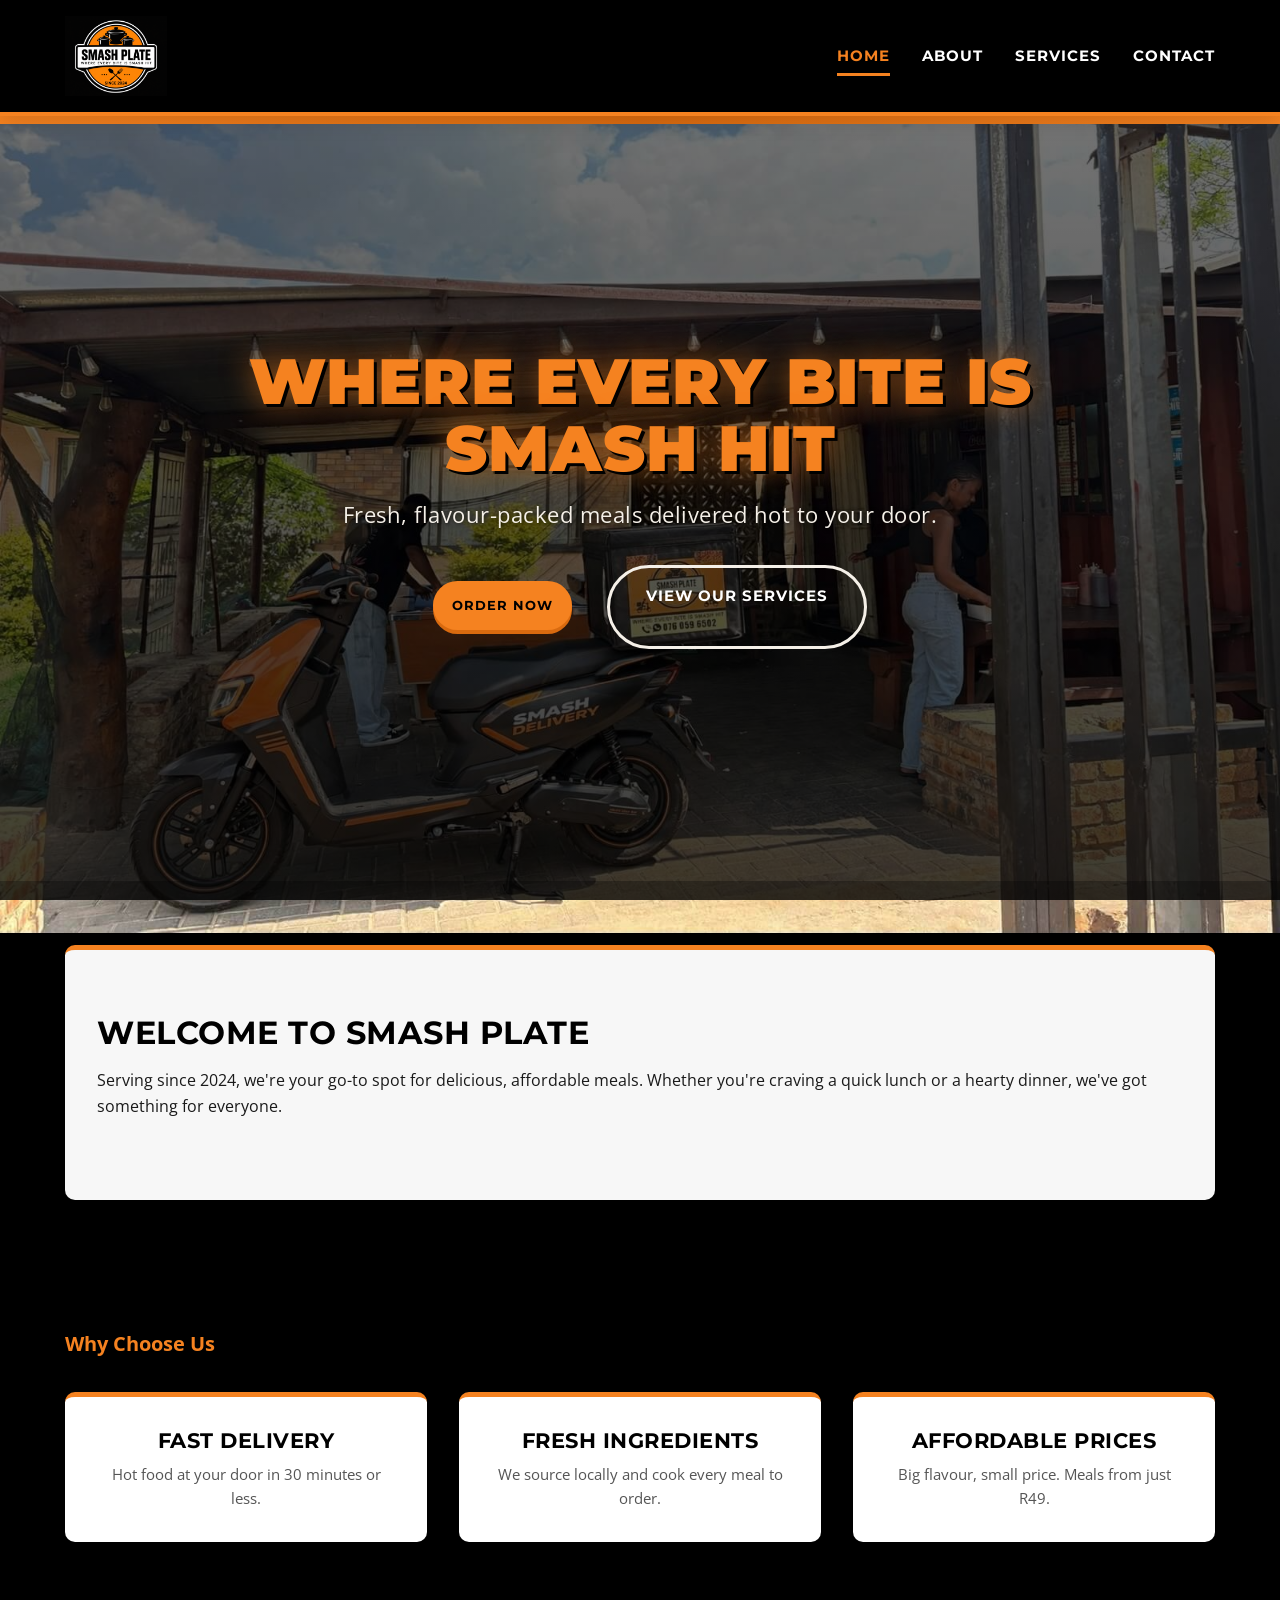
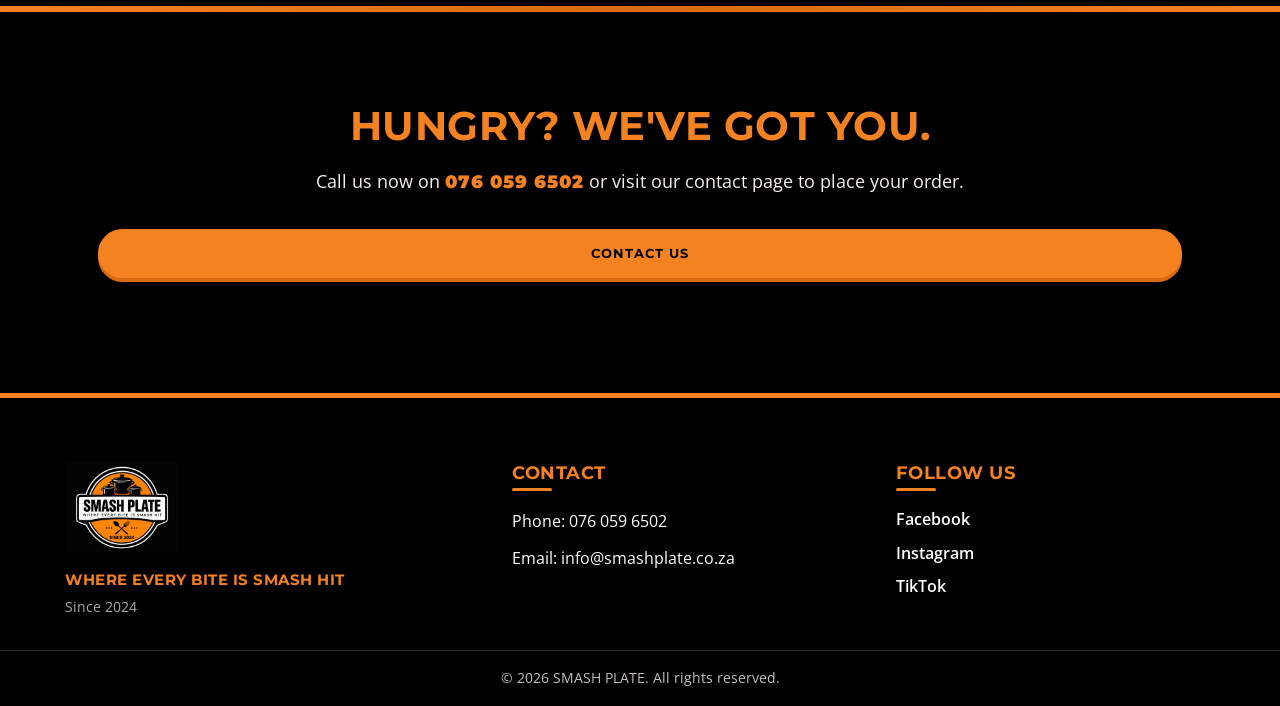
<file: index.html>
<!DOCTYPE html>
<html lang="en">
<head>
    <meta charset="UTF-8">
    <meta name="viewport" content="width=device-width, initial-scale=1.0">
    <meta name="description" content="SMASH PLATE — Where Every Bite Is Smash Hit. Fresh, delicious meals delivered to your door. Call 076 059 6502.">
    <meta name="keywords" content="Smash Plate, food delivery, takeaway, South Africa, fast food">
    <meta name="author" content="Smash Plate Team">
    <title>Home | SMASH PLATE</title>
    <link rel="icon" type="image/x-icon" href="images/favicon.ico">
    <link rel="preconnect" href="https://fonts.googleapis.com">
    <link rel="preconnect" href="https://fonts.gstatic.com" crossorigin>
    <link href="https://fonts.googleapis.com/css2?family=Montserrat:wght@600;700;900&family=Open+Sans:wght@400;600&display=swap" rel="stylesheet">
    <link rel="stylesheet" href="css/style.css">
</head>
<body>

    <header class="site-header">
        <div class="container header-container">
            <a href="index.html" class="logo-link" aria-label="SMASH PLATE — Go to homepage">
                <img src="images/Logo.jpeg" alt="SMASH PLATE Logo" class="logo">
            </a>
            <button class="nav-toggle" id="navToggle" aria-label="Toggle navigation" aria-expanded="false">
                <span class="hamburger"></span>
            </button>
            <nav class="main-nav" id="mainNav" aria-label="Main navigation">
                <ul class="nav-list">
                    <li><a href="index.html" class="nav-link active">Home</a></li>
                    <li><a href="about.html" class="nav-link">About</a></li>
                    <li><a href="services.html" class="nav-link">Services</a></li>
                    <li><a href="contact.html" class="nav-link">Contact</a></li>
                </ul>
            </nav>
        </div>
    </header>

    <main>

        <section class="hero">
            <div class="container hero-content">
                <h1>Where Every Bite Is Smash Hit</h1>
                <p class="hero-subtitle">Fresh, flavour-packed meals delivered hot to your door.</p>
                <div class="hero-buttons">
                    <a href="contact.html" class="btn btn-primary">Order Now</a>
                    <a href="services.html" class="btn btn-outline">View Our Services</a>
                </div>
            </div>
        </section>

        <section class="content-section">
            <div class="container">
                <div class="section-panel">
                    <h2>Welcome to SMASH PLATE</h2>
                    <p>Serving since 2024, we're your go-to spot for delicious, affordable meals. Whether you're craving a quick lunch or a hearty dinner, we've got something for everyone.</p>
                </div>
            </div>
        </section>

        <section class="content-section alt-bg">
            <div class="container">
                <h5>Why Choose Us</h5>
                <div class="card-grid">
                    <article class="card">
                        <h3>Fast Delivery</h3>
                        <p>Hot food at your door in 30 minutes or less.</p>
                    </article>
                    <article class="card">
                        <h3>Fresh Ingredients</h3>
                        <p>We source locally and cook every meal to order.</p>
                    </article>
                    <article class="card">
                        <h3>Affordable Prices</h3>
                        <p>Big flavour, small price. Meals from just R49.</p>
                    </article>
                </div>
            </div>
        </section>

        <section class="cta-section">
            <div class="container">
                <h2>Hungry? We've Got You.</h2>
                <p>Call us now on <strong>076 059 6502</strong> or visit our contact page to place your order.</p>
                <a href="contact.html" class="btn btn-primary">Contact Us</a>
            </div>
        </section>

    </main>

    <footer class="site-footer">
        <div class="container footer-container">
            <div class="footer-col">
                <img src="images/Logo.jpeg" alt="SMASH PLATE Logo" class="footer-logo">
                <p class="footer-tagline">Where Every Bite Is Smash Hit</p>
                <p class="footer-since">Since 2024</p>
            </div>
            <div class="footer-col">
                <h3>Contact</h3>
                <address>
                    <p>Phone: <a href="tel:+27760596502">076 059 6502</a></p>
                    <p>Email: <a href="mailto:info@smashplate.co.za">info@smashplate.co.za</a></p>
                </address>
            </div>
            <div class="footer-col">
                <h3>Follow Us</h3>
                <ul class="social-links">
                    <li><a href="https://facebook.com" target="_blank" rel="noopener">Facebook</a></li>
                    <li><a href="https://instagram.com" target="_blank" rel="noopener">Instagram</a></li>
                    <li><a href="https://tiktok.com" target="_blank" rel="noopener">TikTok</a></li>
                </ul>
            </div>
        </div>
        <div class="footer-bottom">
            <div class="container">
                <p>&copy; <span id="year"></span> SMASH PLATE. All rights reserved.</p>
            </div>
        </div>
    </footer>

    <script src="js/main.js"></script>
</body>
</html>
</file>
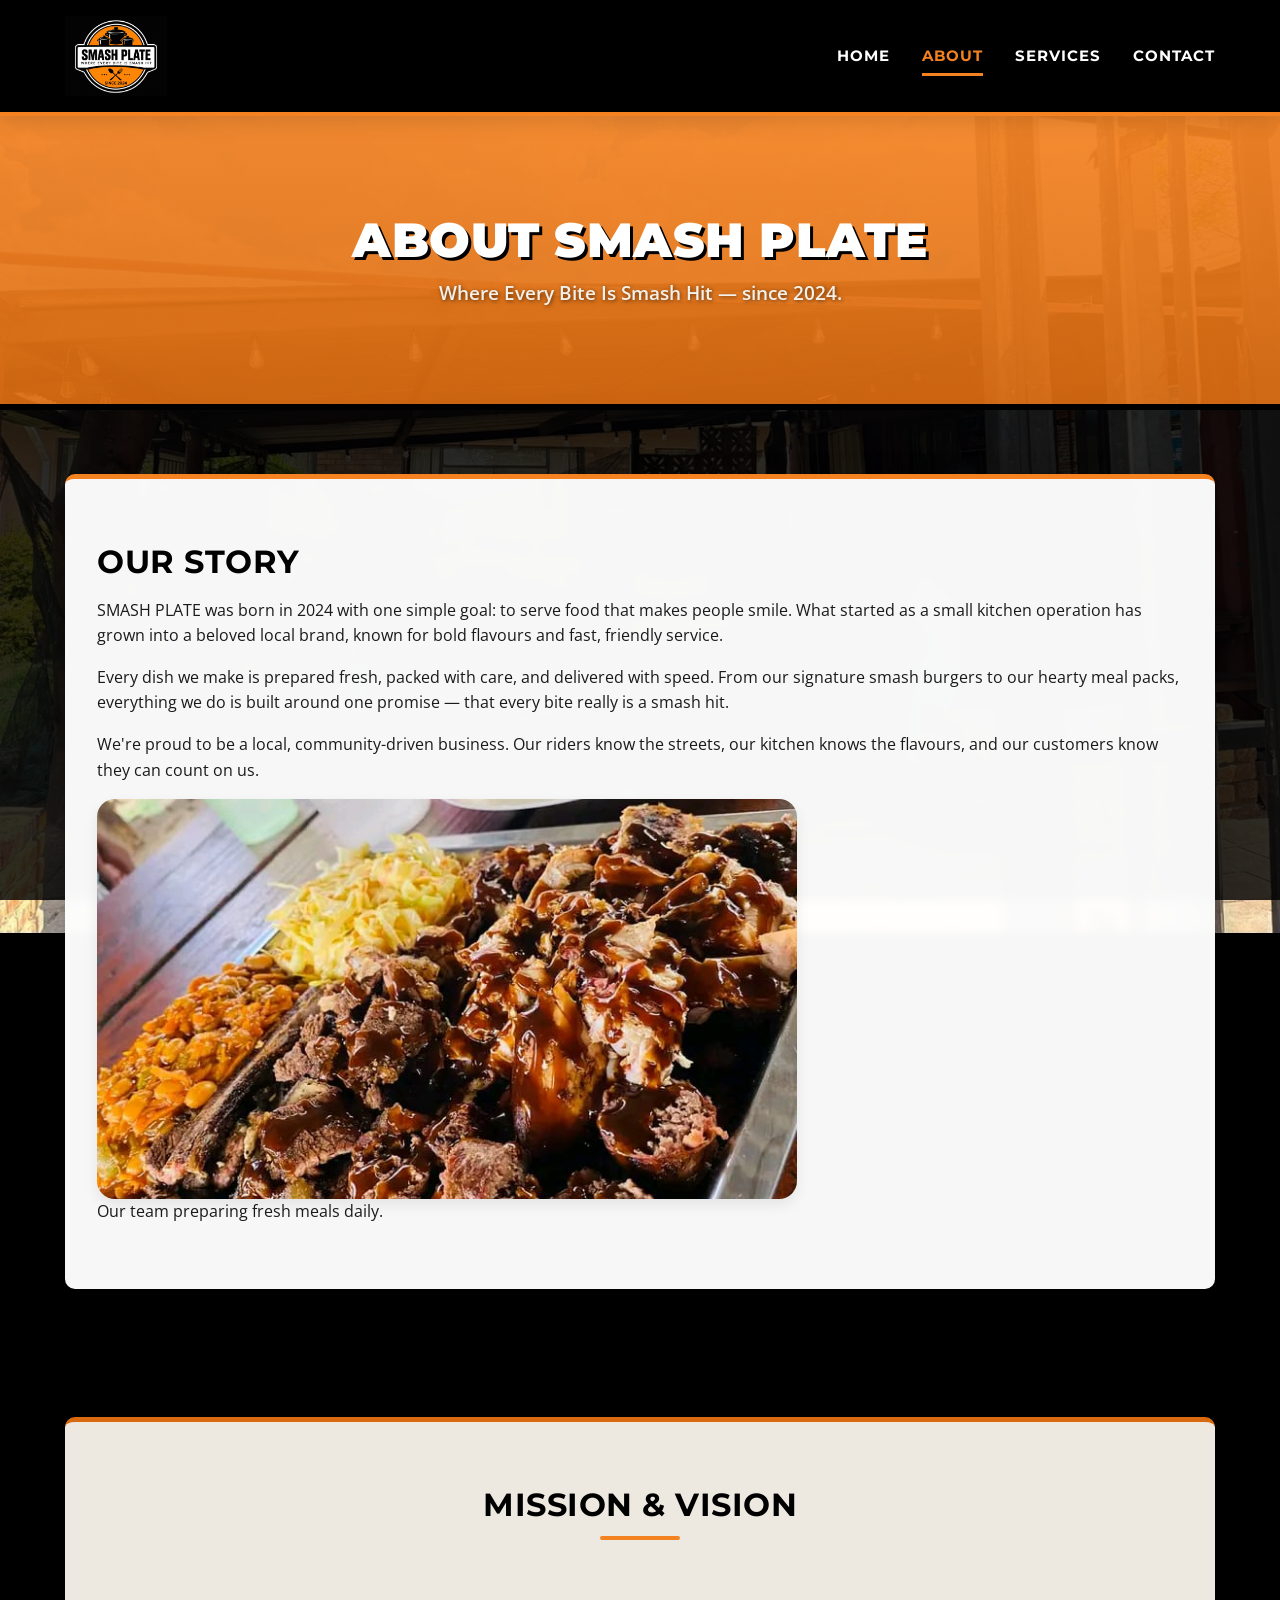
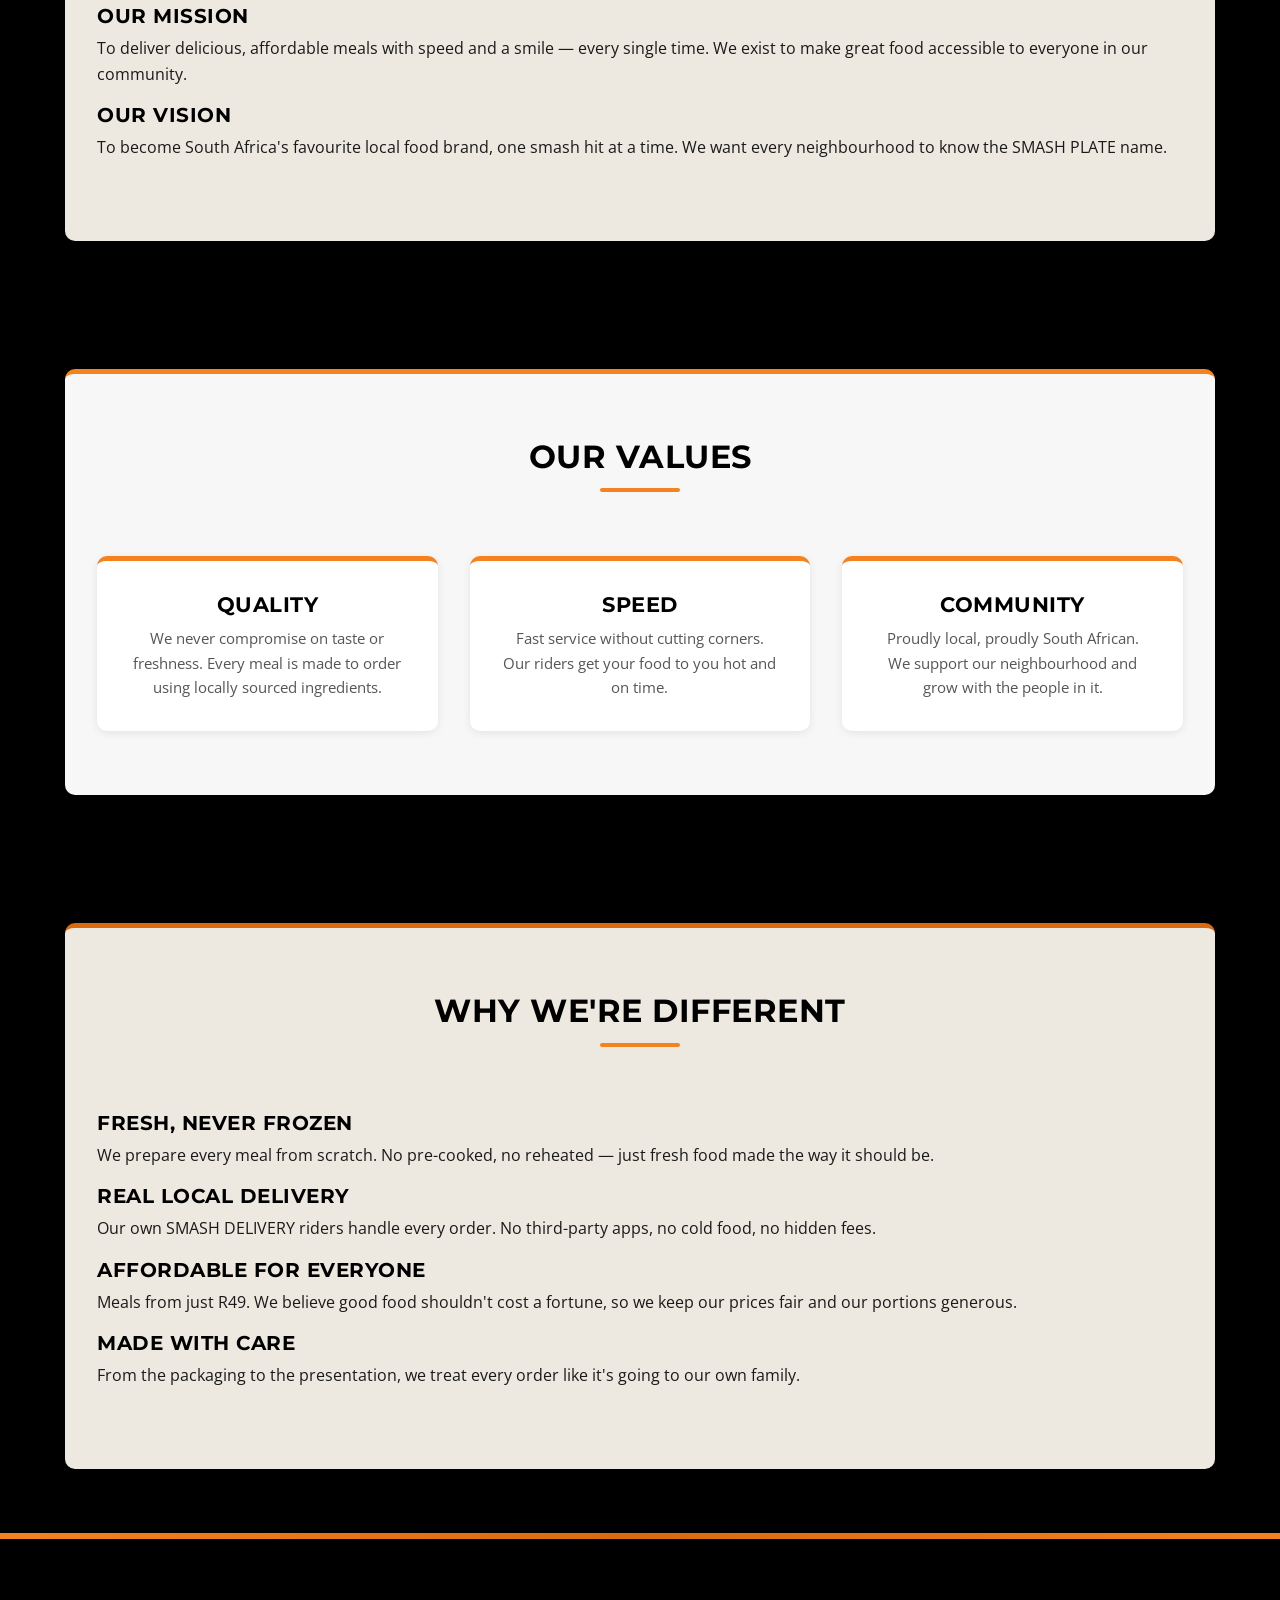
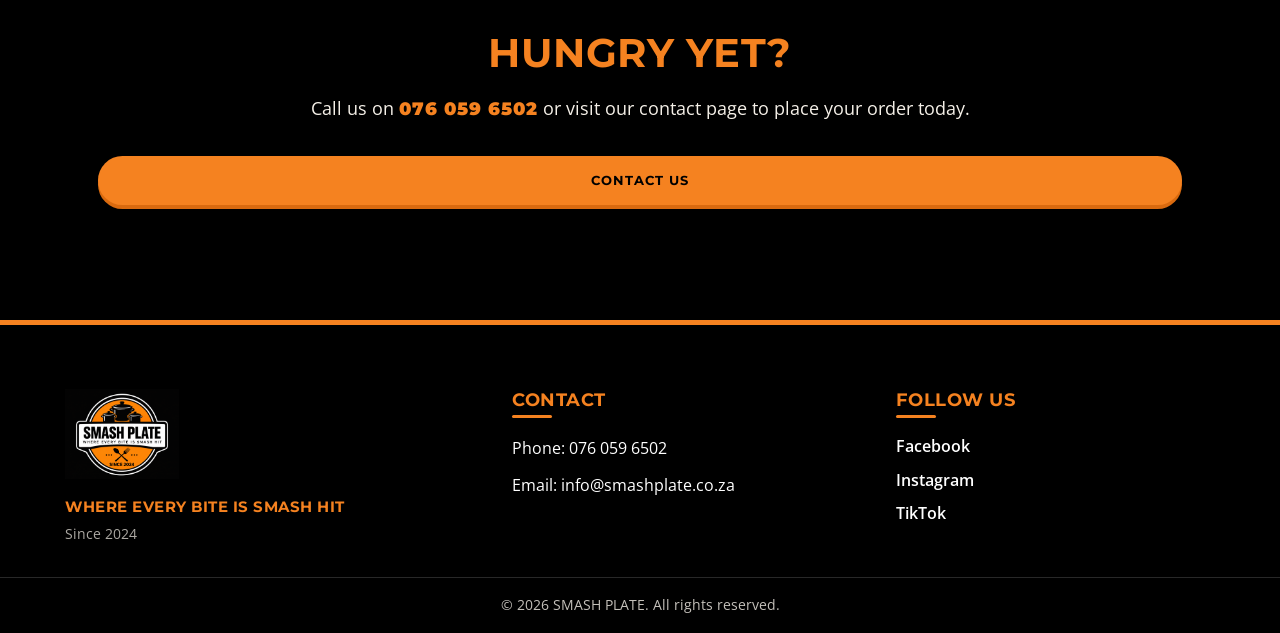
<file: about.html>
<!DOCTYPE html>
<html lang="en">
<head>
    <meta charset="UTF-8">
    <meta name="viewport" content="width=device-width, initial-scale=1.0">
    <meta name="description" content="Learn more about SMASH PLATE — our story, mission, vision, and values. Where Every Bite Is Smash Hit. Since 2024.">
    <meta name="keywords" content="Smash Plate, about us, food delivery, South Africa, our story">
    <meta name="author" content="Smash Plate Team">
    <title>About Us | SMASH PLATE</title>

    <link rel="icon" type="image/x-icon" href="images/favicon.ico">

    <!-- Google Fonts -->
    <link rel="preconnect" href="https://fonts.googleapis.com">
    <link rel="preconnect" href="https://fonts.gstatic.com" crossorigin>
    <link href="https://fonts.googleapis.com/css2?family=Montserrat:wght@600;700;900&family=Open+Sans:wght@400;600&display=swap" rel="stylesheet">

    <!-- Main Stylesheet -->
    <link rel="stylesheet" href="css/style.css">
</head>
<body>

    <!-- ==================== HEADER ==================== -->
    <header class="site-header">
        <div class="container header-container">

            <a href="index.html" class="logo-link" aria-label="SMASH PLATE — Go to homepage">
                <img src="images/Logo.jpeg" alt="SMASH PLATE Logo" class="logo">
            </a>

            <button class="nav-toggle" id="navToggle" aria-label="Toggle navigation" aria-expanded="false">
                <span class="hamburger"></span>
            </button>

            <nav class="main-nav" id="mainNav" aria-label="Main navigation">
                <ul class="nav-list">
                    <li><a href="index.html" class="nav-link">Home</a></li>
                    <li><a href="about.html" class="nav-link active">About</a></li>
                    <li><a href="services.html" class="nav-link">Services</a></li>
                    <li><a href="contact.html" class="nav-link">Contact</a></li>
                </ul>
            </nav>

        </div>
    </header>

    <!-- ==================== MAIN ==================== -->
    <main>

        <!-- ===== PAGE HEADER BANNER ===== -->
        <section class="page-header">
            <div class="container">
                <h1>About SMASH PLATE</h1>
                <p>Where Every Bite Is Smash Hit — since 2024.</p>
            </div>
        </section>

        <!-- ===== OUR STORY ===== -->
        <section class="content-section">
            <div class="container">
                <div class="section-panel">
                    <div class="about-grid">

                        <article class="about-text">
                            <h2>Our Story</h2>
                            <p>SMASH PLATE was born in 2024 with one simple goal: to serve food that makes people smile. What started as a small kitchen operation has grown into a beloved local brand, known for bold flavours and fast, friendly service.</p>
                            <p>Every dish we make is prepared fresh, packed with care, and delivered with speed. From our signature smash burgers to our hearty meal packs, everything we do is built around one promise — that every bite really is a smash hit.</p>
                            <p>We're proud to be a local, community-driven business. Our riders know the streets, our kitchen knows the flavours, and our customers know they can count on us.</p>
                        </article>

                        <figure class="about-figure">
                            <img src="images/grilled_meat_combo.jpeg" alt="SMASH PLATE kitchen team preparing fresh meals">
                            <figcaption>Our team preparing fresh meals daily.</figcaption>
                        </figure>

                    </div>
                </div>
            </div>
        </section>

        <!-- ===== MISSION & VISION ===== -->
        <section class="content-section alt-bg">
            <div class="container">
                <div class="section-panel">
                    <h2 class="section-title">Mission &amp; Vision</h2>

                    <div class="mission-vision-grid">

                        <article class="mv-card">
                            <h3>Our Mission</h3>
                            <p>To deliver delicious, affordable meals with speed and a smile — every single time. We exist to make great food accessible to everyone in our community.</p>
                        </article>

                        <article class="mv-card">
                            <h3>Our Vision</h3>
                            <p>To become South Africa's favourite local food brand, one smash hit at a time. We want every neighbourhood to know the SMASH PLATE name.</p>
                        </article>

                    </div>
                </div>
            </div>
        </section>

        <!-- ===== OUR VALUES ===== -->
        <section class="content-section">
            <div class="container">
                <div class="section-panel">
                    <h2 class="section-title">Our Values</h2>

                    <div class="card-grid">

                        <article class="card">
                            <h3>Quality</h3>
                            <p>We never compromise on taste or freshness. Every meal is made to order using locally sourced ingredients.</p>
                        </article>

                        <article class="card">
                            <h3>Speed</h3>
                            <p>Fast service without cutting corners. Our riders get your food to you hot and on time.</p>
                        </article>

                        <article class="card">
                            <h3>Community</h3>
                            <p>Proudly local, proudly South African. We support our neighbourhood and grow with the people in it.</p>
                        </article>

                    </div>
                </div>
            </div>
        </section>

        <!-- ===== WHY WE'RE DIFFERENT ===== -->
        <section class="content-section alt-bg">
            <div class="container">
                <div class="section-panel">
                    <h2 class="section-title">Why We're Different</h2>

                    <div class="about-list">

                        <div class="about-list-item">
                            <h3>Fresh, Never Frozen</h3>
                            <p>We prepare every meal from scratch. No pre-cooked, no reheated — just fresh food made the way it should be.</p>
                        </div>

                        <div class="about-list-item">
                            <h3>Real Local Delivery</h3>
                            <p>Our own SMASH DELIVERY riders handle every order. No third-party apps, no cold food, no hidden fees.</p>
                        </div>

                        <div class="about-list-item">
                            <h3>Affordable for Everyone</h3>
                            <p>Meals from just R49. We believe good food shouldn't cost a fortune, so we keep our prices fair and our portions generous.</p>
                        </div>

                        <div class="about-list-item">
                            <h3>Made with Care</h3>
                            <p>From the packaging to the presentation, we treat every order like it's going to our own family.</p>
                        </div>

                    </div>
                </div>
            </div>
        </section>

        <!-- ===== CTA SECTION ===== -->
        <section class="cta-section">
            <div class="container">
                <h2>Hungry Yet?</h2>
                <p>Call us on <strong>076 059 6502</strong> or visit our contact page to place your order today.</p>
                <a href="contact.html" class="btn btn-primary">Contact Us</a>
            </div>
        </section>

    </main>

    <!-- ==================== FOOTER ==================== -->
    <footer class="site-footer">
        <div class="container footer-container">

            <div class="footer-col">
                <img src="images/Logo.jpeg" alt="SMASH PLATE Logo" class="footer-logo">
                <p class="footer-tagline">Where Every Bite Is Smash Hit</p>
                <p class="footer-since">Since 2024</p>
            </div>

            <div class="footer-col">
                <h3>Contact</h3>
                <address>
                    <p>Phone: <a href="tel:+27760596502">076 059 6502</a></p>
                    <p>Email: <a href="mailto:info@smashplate.co.za">info@smashplate.co.za</a></p>
                </address>
            </div>

            <div class="footer-col">
                <h3>Follow Us</h3>
                <ul class="social-links">
                    <li><a href="https://facebook.com" target="_blank" rel="noopener">Facebook</a></li>
                    <li><a href="https://instagram.com" target="_blank" rel="noopener">Instagram</a></li>
                    <li><a href="https://tiktok.com" target="_blank" rel="noopener">TikTok</a></li>
                </ul>
            </div>

        </div>

        <div class="footer-bottom">
            <div class="container">
                <p>&copy; <span id="year"></span> SMASH PLATE. All rights reserved.</p>
            </div>
        </div>
    </footer>

    <script src="js/main.js"></script>

</body>
</html>
</file>
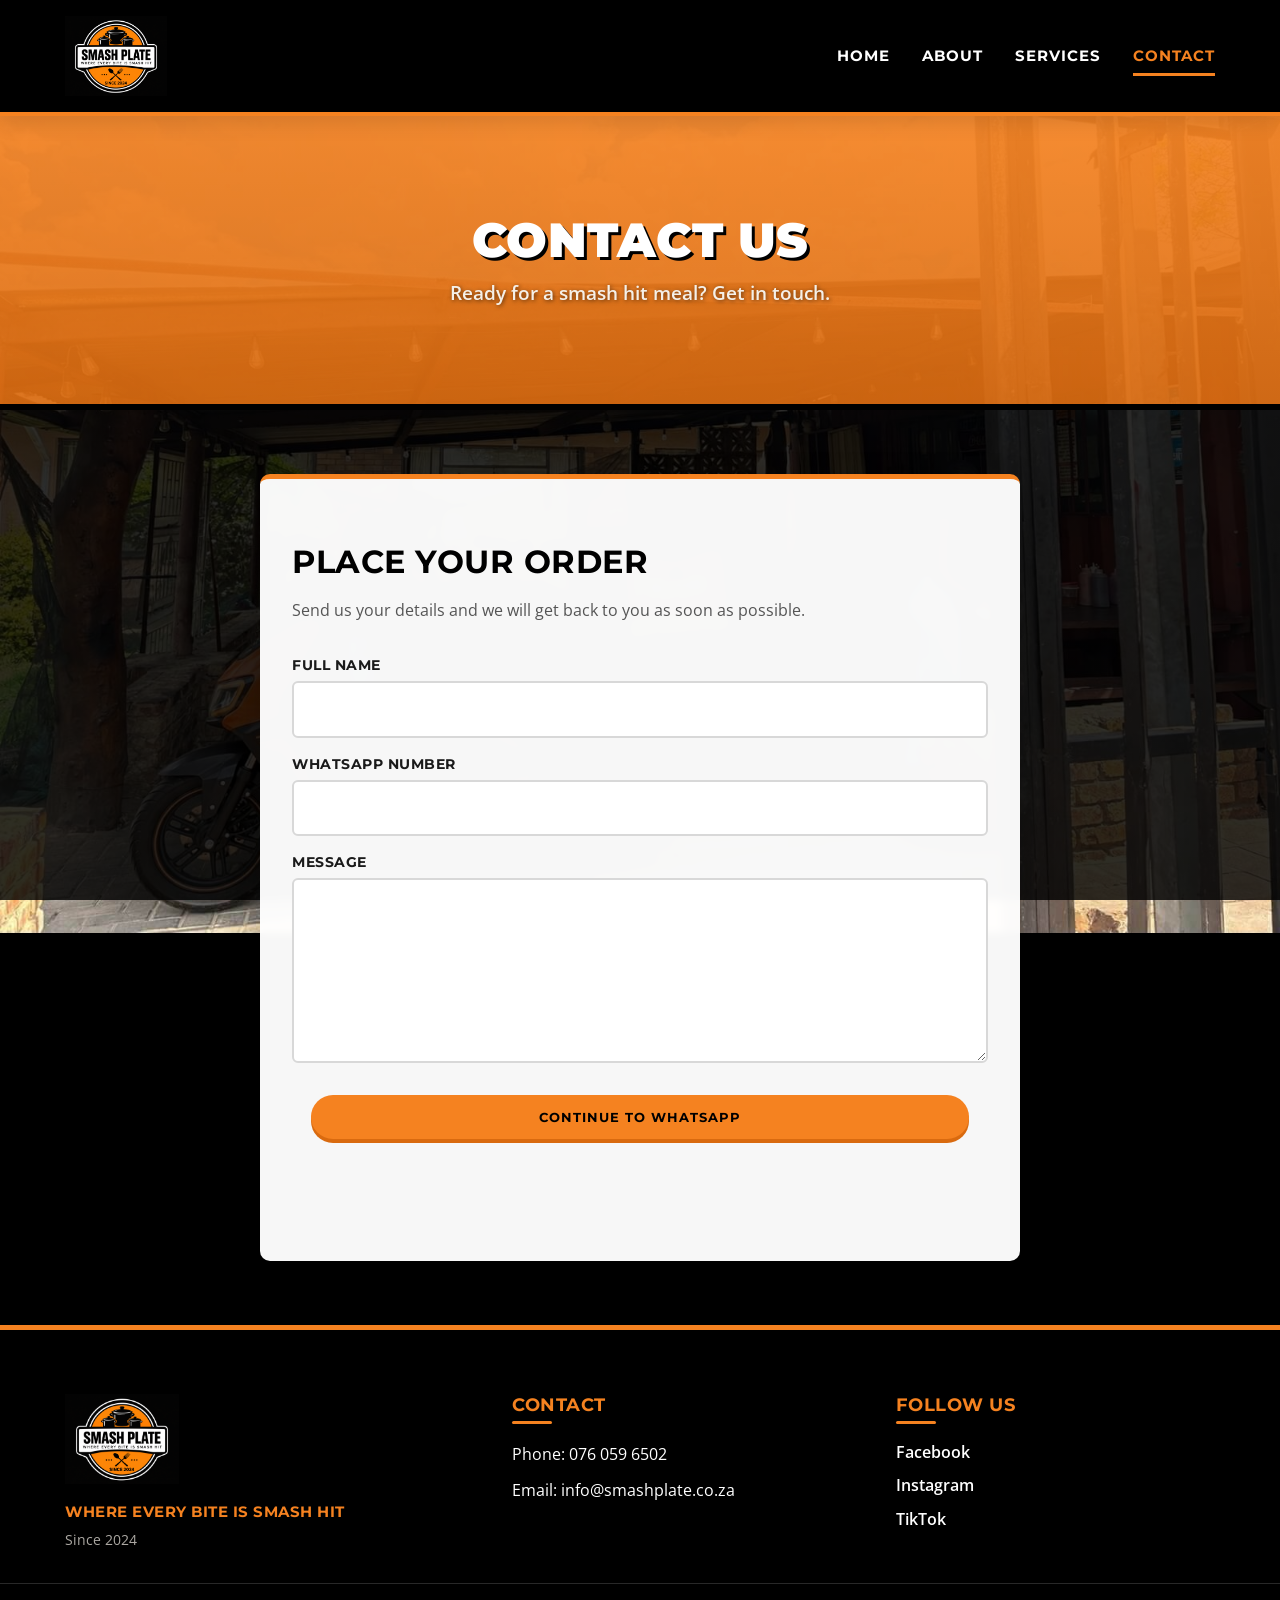
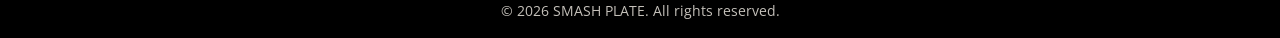
<file: contact.html>
<!DOCTYPE html>
<html lang="en">
<head>
    <meta charset="UTF-8">
    <meta name="viewport" content="width=device-width, initial-scale=1.0">
    <meta name="description" content="Contact SMASH PLATE to place your order or ask a question.">
    <title>Contact | SMASH PLATE</title>
    <link rel="icon" type="image/x-icon" href="images/favicon.ico">
    <link rel="preconnect" href="https://fonts.googleapis.com">
    <link rel="preconnect" href="https://fonts.gstatic.com" crossorigin>
    <link href="https://fonts.googleapis.com/css2?family=Montserrat:wght@600;700;900&family=Open+Sans:wght@400;600&display=swap" rel="stylesheet">
    <link rel="stylesheet" href="css/style.css">
</head>
<body>

    <header class="site-header">
        <div class="container header-container">
            <a href="index.html" class="logo-link" aria-label="SMASH PLATE - Go to homepage">
                <img src="images/Logo.jpeg" alt="SMASH PLATE Logo" class="logo">
            </a>
            <button class="nav-toggle" id="navToggle" aria-label="Toggle navigation" aria-expanded="false">
                <span class="hamburger"></span>
            </button>
            <nav class="main-nav" id="mainNav" aria-label="Main navigation">
                <ul class="nav-list">
                    <li><a href="index.html" class="nav-link">Home</a></li>
                    <li><a href="about.html" class="nav-link">About</a></li>
                    <li><a href="services.html" class="nav-link">Services</a></li>
                    <li><a href="contact.html" class="nav-link active" aria-current="page">Contact</a></li>
                </ul>
            </nav>
        </div>
    </header>

    <main>
        <section class="page-header">
            <h1>Contact Us</h1>
            <p>Ready for a smash hit meal? Get in touch.</p>
        </section>

        <section class="content-section">
            <div class="container">
                <div class="section-panel contact-panel">
                    <h2>Place Your Order</h2>
                    <p>Send us your details and we will get back to you as soon as possible.</p>
                    <form class="contact-form" id="contactForm" action="php/contact-handler.php" method="post">
                        <div class="form-group">
                            <label for="name">Full Name</label>
                            <input type="text" id="name" name="name" autocomplete="name" required>
                        </div>
                        <div class="form-group">
                            <label for="whatsapp">WhatsApp Number</label>
                            <input type="tel" id="whatsapp" name="whatsapp" autocomplete="tel" required>
                        </div>
                        <div class="form-group">
                            <label for="message">Message</label>
                            <textarea id="message" name="message" rows="6" required></textarea>
                        </div>
                        <button type="submit" class="btn btn-primary">Continue to WhatsApp</button>
                    </form>
                    <p class="form-note" id="whatsappStatus" role="status" aria-live="polite"></p>
                </div>
            </div>
        </section>
    </main>

    <footer class="site-footer">
        <div class="container footer-container">
            <div class="footer-col">
                <img src="images/Logo.jpeg" alt="SMASH PLATE Logo" class="footer-logo">
                <p class="footer-tagline">Where Every Bite Is Smash Hit</p>
                <p class="footer-since">Since 2024</p>
            </div>
            <div class="footer-col">
                <h3>Contact</h3>
                <address>
                    <p>Phone: <a href="tel:+27760596502">076 059 6502</a></p>
                    <p>Email: <a href="mailto:info@smashplate.co.za">info@smashplate.co.za</a></p>
                </address>
            </div>
            <div class="footer-col">
                <h3>Follow Us</h3>
                <ul class="social-links">
                    <li><a href="https://facebook.com" target="_blank" rel="noopener">Facebook</a></li>
                    <li><a href="https://instagram.com" target="_blank" rel="noopener">Instagram</a></li>
                    <li><a href="https://tiktok.com" target="_blank" rel="noopener">TikTok</a></li>
                </ul>
            </div>
        </div>
        <div class="footer-bottom">
            <div class="container">
                <p>&copy; <span id="year"></span> SMASH PLATE. All rights reserved.</p>
            </div>
        </div>
    </footer>

    <script src="js/main.js"></script>
    
</body>
</html>
</file>
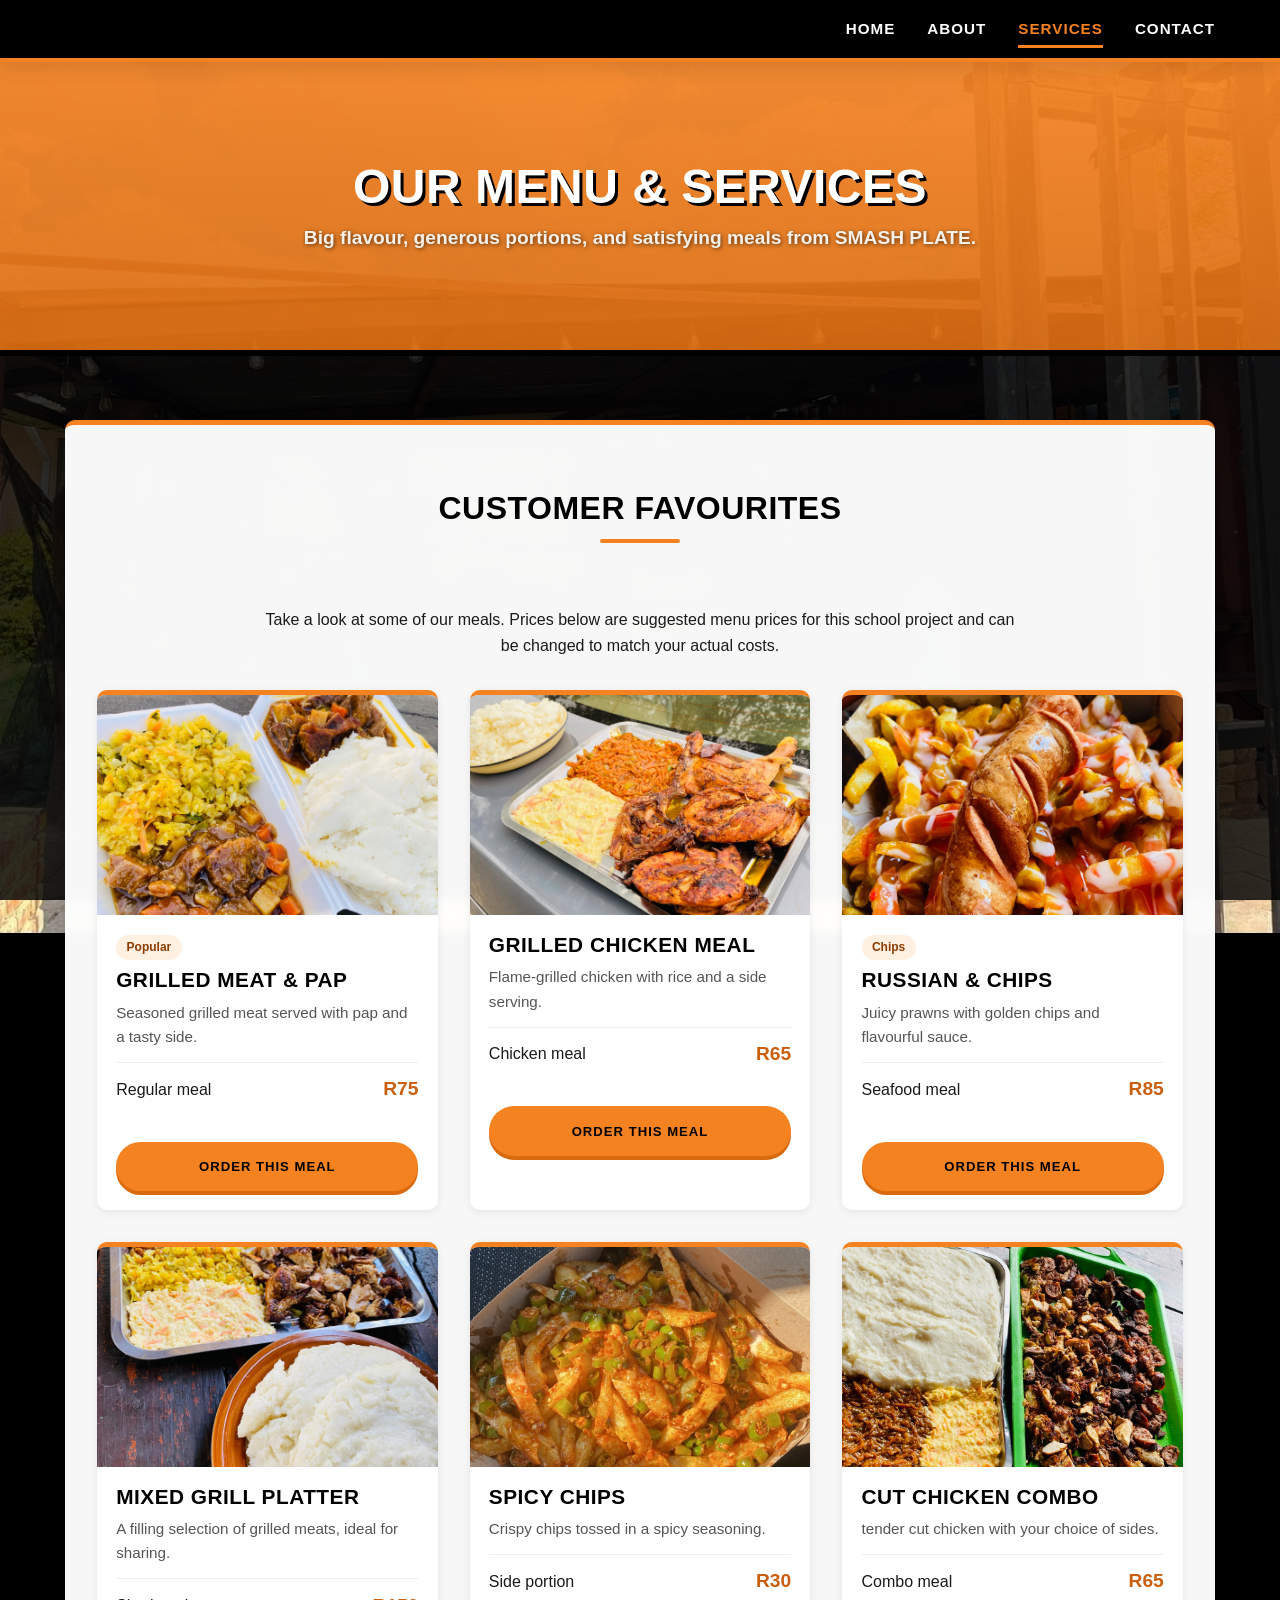
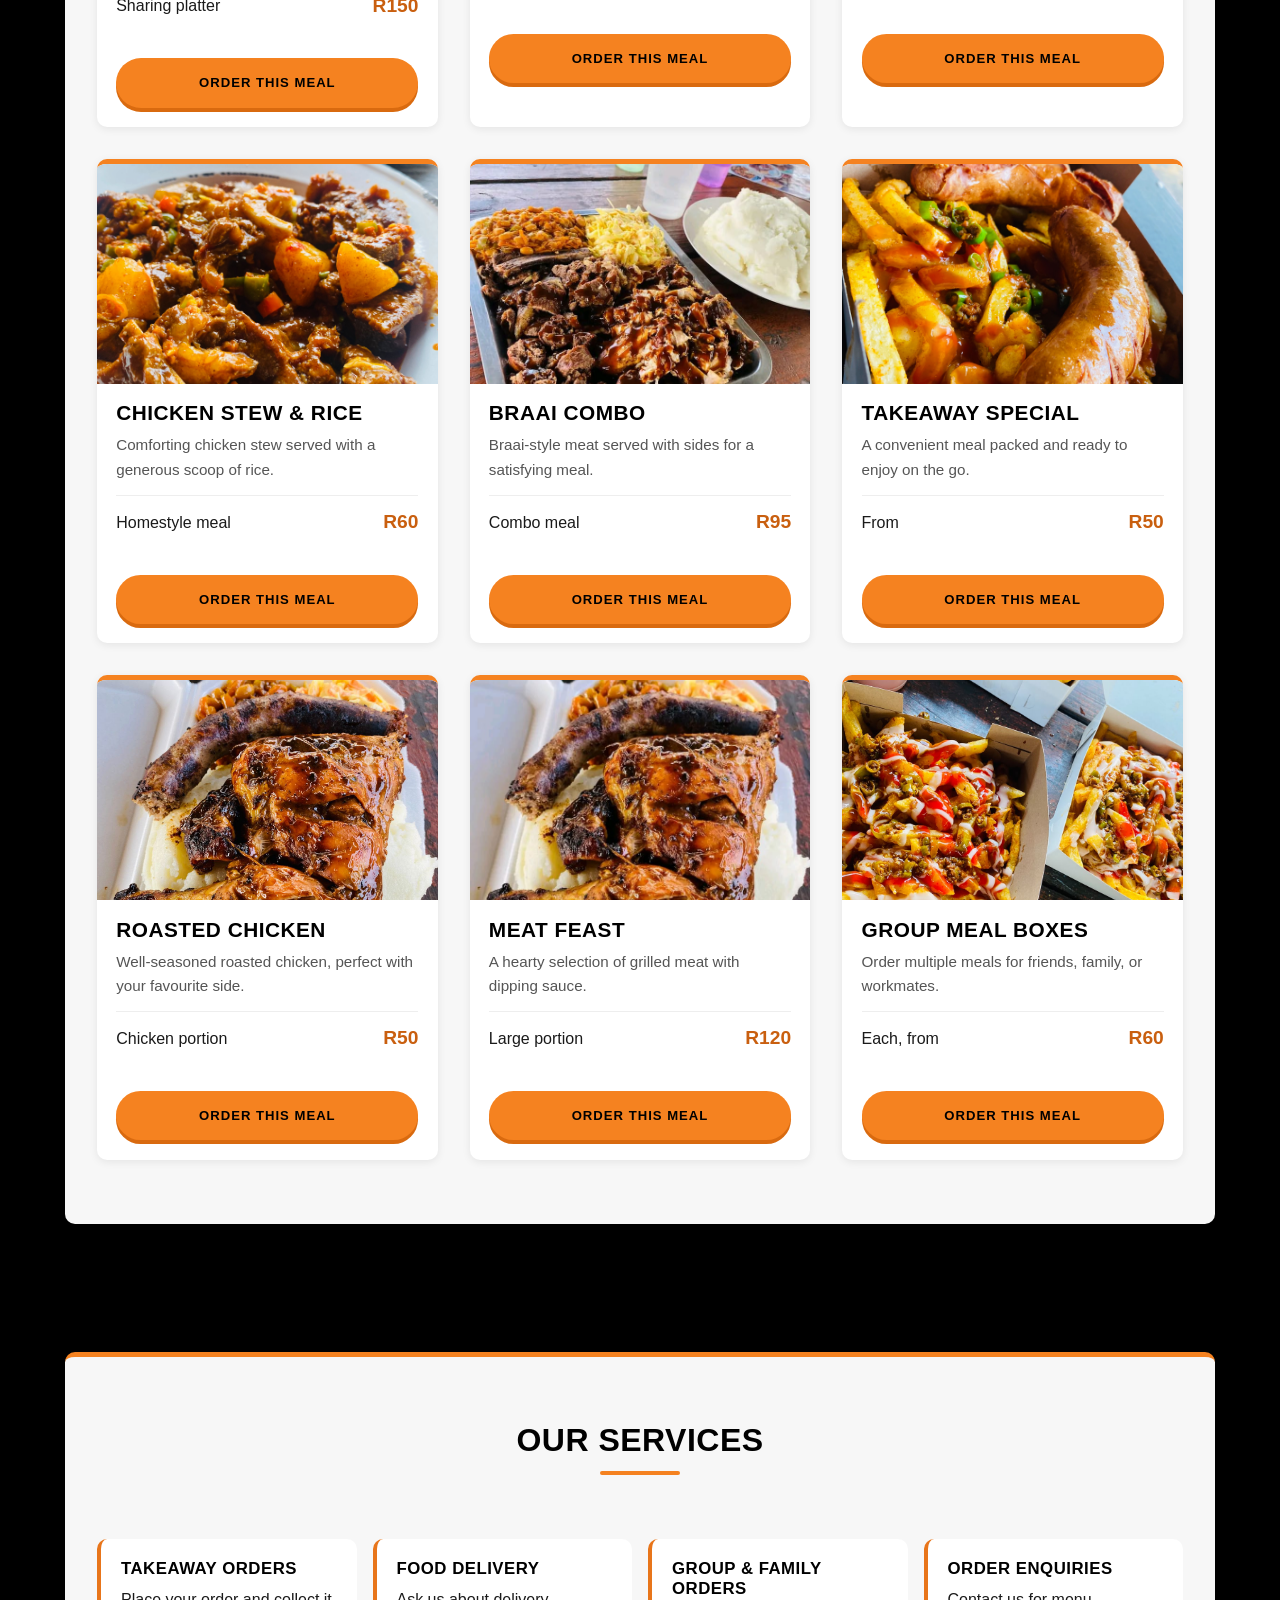
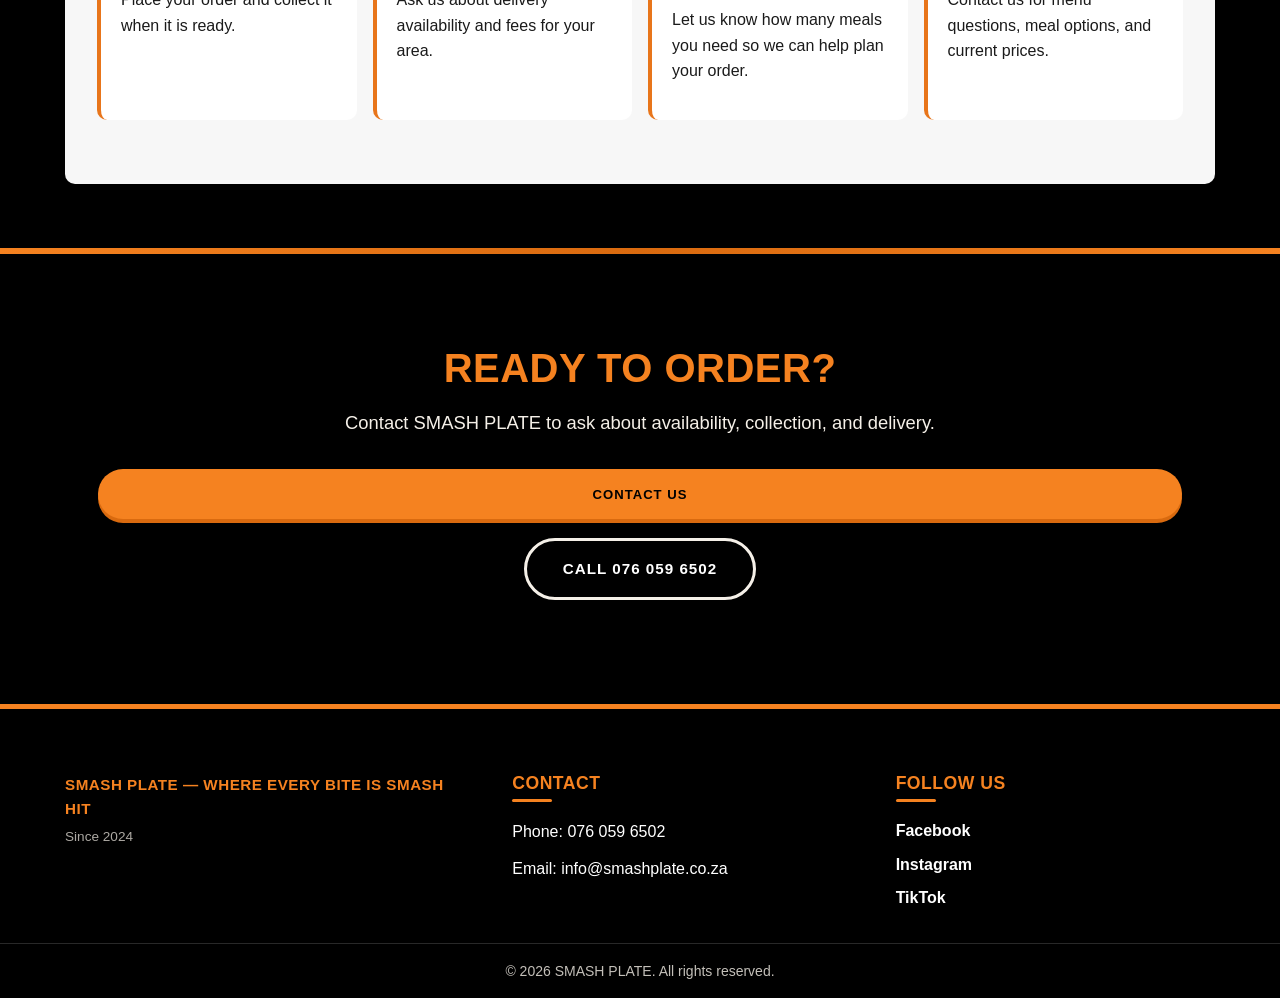
<file: services.html>
<!DOCTYPE html>
<html lang="en">
<head>
    <meta charset="UTF-8">
    <meta name="viewport" content="width=device-width, initial-scale=1.0">
    <meta name="description" content="Explore the SMASH PLATE menu, freshly prepared meals, and takeaway favourites.">
    <title>Services & Menu | SMASH PLATE</title>
    <link rel="stylesheet" href="css/style.css">
</head>
<body>
<header class="site-header">
    <div class="container header-container">
        <a href="index.html" class="logo-link" aria-label="SMASH PLATE home"><span class="site-name">SMASH PLATE</span></a>
        <button class="nav-toggle" id="navToggle" aria-label="Toggle navigation" aria-expanded="false"><span class="hamburger"></span></button>
        <nav class="main-nav" id="mainNav" aria-label="Main navigation">
            <ul class="nav-list">
                <li><a href="index.html" class="nav-link">Home</a></li>
                <li><a href="about.html" class="nav-link">About</a></li>
                <li><a href="services.html" class="nav-link active" aria-current="page">Services</a></li>
                <li><a href="contact.html" class="nav-link">Contact</a></li>
            </ul>
        </nav>
    </div>
</header>

<main>
    <section class="page-header">
        <div class="container">
            <h1>Our Menu & Services</h1>
            <p>Big flavour, generous portions, and satisfying meals from SMASH PLATE.</p>
        </div>
    </section>

    <section class="content-section">
        <div class="container">
            <div class="section-panel">
                <div class="menu-intro">
                    <h2 class="section-title">Customer Favourites</h2>
                    <p>Take a look at some of our meals. Prices below are suggested menu prices for this school project and can be changed to match your actual costs.</p>
                </div>
                <div class="card-grid">
                    <article class="card menu-card">
                        <img src="images/food/grilled_meat_and_rice_combo.jpeg" alt="Grilled meat served with rice">
                        <div class="menu-card-content"><span class="menu-tag">Popular</span><h3>Grilled Meat & PAP</h3><p>Seasoned grilled meat served with pap and a tasty side.</p><div class="price-row"><span>Regular meal</span><span class="price">R75</span></div></div>
                    </article>
                    <article class="card menu-card">
                        <img src="images/food/grilled_chicken_and_rice.jpeg" alt="Grilled chicken with rice">
                        <div class="menu-card-content"><h3>Grilled Chicken Meal</h3><p>Flame-grilled chicken with rice and a side serving.</p><div class="price-row"><span>Chicken meal</span><span class="price">R65</span></div></div>
                    </article>
                    <article class="card menu-card">
                        <img src="images/food/loaded_prawn_and_chips.jpeg" alt="Prawns served with chips and sauce">
                        <div class="menu-card-content"><span class="menu-tag">Chips</span><h3>Russian & Chips</h3><p>Juicy prawns with golden chips and flavourful sauce.</p><div class="price-row"><span>Seafood meal</span><span class="price">R85</span></div></div>
                    </article>
                    <article class="card menu-card">
                        <img src="images/food/family_grill_platter.jpeg" alt="A mixed grilled meat platter">
                        <div class="menu-card-content"><h3>Mixed Grill Platter</h3><p>A filling selection of grilled meats, ideal for sharing.</p><div class="price-row"><span>Sharing platter</span><span class="price">R150</span></div></div>
                    </article>
                    <article class="card menu-card">
                        <img src="images/food/spicy_chips_takeaway.jpeg" alt="Chips tossed with spicy seasoning">
                        <div class="menu-card-content"><h3>Spicy Chips</h3><p>Crispy chips tossed in a spicy seasoning.</p><div class="price-row"><span>Side portion</span><span class="price">R30</span></div></div>
                    </article>
                    <article class="card menu-card">
                        <img src="images/food/cut_chicken_combo.jpeg" alt="Cut chicken combo">
                        <div class="menu-card-content"><h3>Cut Chicken Combo</h3><p> tender cut chicken with your choice of sides.</p><div class="price-row"><span>Combo meal</span><span class="price">R65</span></div></div>
                    </article>
                    <article class="card menu-card">
                        <img src="images/food/chicken_stew_with_rice.jpeg" alt="Chicken stew served with rice">
                        <div class="menu-card-content"><h3>Chicken Stew & Rice</h3><p>Comforting chicken stew served with a generous scoop of rice.</p><div class="price-row"><span>Homestyle meal</span><span class="price">R60</span></div></div>
                    </article>
                    <article class="card menu-card">
                        <img src="images/food/braai_combo_plate.jpeg" alt="Braai meat combo served on a plate">
                        <div class="menu-card-content"><h3>Braai Combo</h3><p>Braai-style meat served with sides for a satisfying meal.</p><div class="price-row"><span>Combo meal</span><span class="price">R95</span></div></div>
                    </article>
                    <article class="card menu-card">
                        <img src="images/food/prawn_and_chips_takeaway.jpeg" alt="Takeaway box with prawns and chips">
                        <div class="menu-card-content"><h3>Takeaway Special</h3><p>A convenient meal packed and ready to enjoy on the go.</p><div class="price-row"><span>From</span><span class="price">R50</span></div></div>
                    </article>
                    <article class="card menu-card">
                        <img src="images/food/roasted_chicken.jpeg" alt="Roasted chicken portion">
                        <div class="menu-card-content"><h3>Roasted Chicken</h3><p>Well-seasoned roasted chicken, perfect with your favourite side.</p><div class="price-row"><span>Chicken portion</span><span class="price">R50</span></div></div>
                    </article>
                    <article class="card menu-card">
                        <img src="images/food/mixed_meat_platter.jpeg" alt="Mixed meat platter with dipping sauce">
                        <div class="menu-card-content"><h3>Meat Feast</h3><p>A hearty selection of grilled meat with dipping sauce.</p><div class="price-row"><span>Large portion</span><span class="price">R120</span></div></div>
                    </article>
                    <article class="card menu-card">
                        <img src="images/food/mixed_takeaway_boxes.jpeg" alt="Several takeaway meal boxes">
                        <div class="menu-card-content"><h3>Group Meal Boxes</h3><p>Order multiple meals for friends, family, or workmates.</p><div class="price-row"><span>Each, from</span><span class="price">R60</span></div></div>
                    </article>
                </div>
            </div>
        </div>
    </section>

    <section class="content-section">
        <div class="container">
            <div class="section-panel">
                <h2 class="section-title" style="text-align:center;">Our Services</h2>
                <div class="service-grid">
                    <article class="service-box"><h3>Takeaway Orders</h3><p>Place your order and collect it when it is ready.</p></article>
                    <article class="service-box"><h3>Food Delivery</h3><p>Ask us about delivery availability and fees for your area.</p></article>
                    <article class="service-box"><h3>Group & Family Orders</h3><p>Let us know how many meals you need so we can help plan your order.</p></article>
                    <article class="service-box"><h3>Order Enquiries</h3><p>Contact us for menu questions, meal options, and current prices.</p></article>
                </div>
            </div>
        </div>
    </section>

    <section class="cta-section">
        <div class="container">
            <h2>Ready to Order?</h2>
            <p>Contact SMASH PLATE to ask about availability, collection, and delivery.</p>
            <a href="contact.html" class="btn btn-primary">Contact Us</a>
            <a href="tel:+27760596502" class="btn btn-outline">Call 076 059 6502</a>
        </div>
    </section>
</main>

<footer class="site-footer">
    <div class="container footer-container">
        <div class="footer-col"><p class="footer-tagline">SMASH PLATE — Where Every Bite Is Smash Hit</p><p class="footer-since">Since 2024</p></div>
        <div class="footer-col"><h3>Contact</h3><address><p>Phone: <a href="tel:+27760596502">076 059 6502</a></p><p>Email: <a href="mailto:info@smashplate.co.za">info@smashplate.co.za</a></p></address></div>
        <div class="footer-col"><h3>Follow Us</h3><ul class="social-links"><li><a href="https://facebook.com" target="_blank" rel="noopener noreferrer">Facebook</a></li><li><a href="https://instagram.com" target="_blank" rel="noopener noreferrer">Instagram</a></li><li><a href="https://tiktok.com" target="_blank" rel="noopener noreferrer">TikTok</a></li></ul></div>
    </div>
    <div class="footer-bottom"><div class="container"><p>&copy; <span id="year"></span> SMASH PLATE. All rights reserved.</p></div></div>
</footer>
<script src="js/main.js"></script>
</body>
</html>
</file>
<file: css/style.css>
/* ============================================================
   SMASH PLATE — Web Development 3.2 Final Project
   Stylesheet: style.css
   Colours extracted EXACTLY from SMASH PLATE logo
   Background: SMASH DELIVERY scooter photo (all pages)
   ============================================================ */

* {
    margin: 0;
    padding: 0;
    box-sizing: border-box;
}

:root {
    --color-primary: #F58220;         
    --color-primary-dark: #D96A0F;    
    --color-primary-light: #FFA34D;   
    --color-secondary: #000000;       
    --color-cream: #F5F0E8;           
    --color-cream-light: #FBF8F2;     
    --color-white: #FFFFFF;
    --color-text: #1A1A1A;
    --color-text-muted: #555555;
    --color-footer-bg: #000000;
    --color-overlay: rgba(0, 0, 0, 0.85);
    --color-overlay-light: rgba(0, 0, 0, 0.65);
    --color-card-bg: rgba(255, 255, 255, 0.97);
    --color-panel-cream: rgba(245, 240, 232, 0.97);
    --font-heading: 'Montserrat', sans-serif;
    --font-body: 'Open Sans', sans-serif;
    --spacing-xs: 0.25rem;
    --spacing-sm: 0.5rem;
    --spacing-md: 1rem;
    --spacing-lg: 2rem;
    --spacing-xl: 4rem;
    --spacing-xxl: 6rem;
    --radius: 10px;
    --radius-pill: 50px;
    --transition: 0.3s ease;
    --shadow-sm: 0 2px 8px rgba(0, 0, 0, 0.08);
    --shadow-md: 0 6px 20px rgba(0, 0, 0, 0.12);
    --shadow-lg: 0 12px 32px rgba(0, 0, 0, 0.25);
}

/* ============================================================
   FULL-PAGE BACKGROUND IMAGE (all 4 pages)
   ============================================================ */
body {
    font-family: var(--font-body);
    color: var(--color-text);
    line-height: 1.6;
    background-color: var(--color-secondary);
    background-image:
        linear-gradient(
            rgba(0, 0, 0, 0.82),
            rgba(0, 0, 0, 0.82)
        ),
        url('../images/background.jpeg');
    background-size: cover;
    background-position: center center;
    background-attachment: fixed;
    background-repeat: no-repeat;
    min-height: 100vh;
    overflow-x: hidden;
}

/* ============================================================
   BASE TYPOGRAPHY
   ============================================================ */
h1, h2, h3, h4 {
    font-family: var(--font-heading);
    text-transform: uppercase;
    letter-spacing: 0.5px;
    line-height: 1.2;
    color: var(--color-secondary);
}

h1 { font-size: 2.75rem; font-weight: 900; margin-bottom: var(--spacing-md); }
h2 { font-size: 2rem;    font-weight: 700; margin-bottom: var(--spacing-md); }
h3 { font-size: 1.25rem; font-weight: 700; margin-bottom: var(--spacing-sm); }
h5 { color: var(--color-primary); font-size: 1.25rem; font-weight: 700; margin-bottom: var(--spacing-sm); }


p {
    margin-bottom: var(--spacing-md);
    color: var(--color-text);
}

a {
    color: var(--color-secondary);
    text-decoration: none;
    transition: var(--transition);
}

a:hover {
    color: var(--color-primary-dark);
}

img {
    max-width: 100%;
    display: block;
    height: auto;
}

.container {
    width: 90%;
    max-width: 1150px;
    margin: 0 auto;
}

/* ============================================================
   HEADER — matches logo's black + orange style
   ============================================================ */
.site-header {
    background-color: var(--color-secondary);
    border-bottom: 4px solid var(--color-primary);
    position: sticky;
    top: 0;
    z-index: 1000;
    box-shadow: var(--shadow-md);
}

.header-container {
    display: flex;
    align-items: center;
    justify-content: space-between;
    padding: var(--spacing-md) 0;
}

.logo-link {
    display: flex;
    align-items: center;
}

.logo {
    height: 80px;
    width: auto;
    transition: var(--transition);
}

.logo:hover {
    transform: scale(1.05);
}

/* ==================== NAVIGATION ==================== */
.nav-list {
    list-style: none;
    display: flex;
    gap: var(--spacing-lg);
    align-items: center;
}

.nav-link {
    font-family: var(--font-heading);
    font-weight: 700;
    font-size: 0.95rem;
    text-transform: uppercase;
    letter-spacing: 1px;
    color: var(--color-white);
    padding: var(--spacing-sm) 0;
    border-bottom: 3px solid transparent;
    position: relative;
    transition: var(--transition);
}

.nav-link::after {
    content: '';
    position: absolute;
    bottom: -3px;
    left: 0;
    width: 0;
    height: 3px;
    background-color: var(--color-primary);
    transition: width 0.3s ease;
}

.nav-link:hover,
.nav-link.active {
    color: var(--color-primary);
    border-bottom-color: var(--color-primary);
}

.nav-link:hover::after,
.nav-link.active::after {
    width: 100%;
}

.nav-toggle {
    display: none;
    background: none;
    border: none;
    cursor: pointer;
    padding: var(--spacing-sm);
}

.hamburger,
.hamburger::before,
.hamburger::after {
    display: block;
    width: 28px;
    height: 3px;
    background: var(--color-white);
    position: relative;
    transition: var(--transition);
    border-radius: 2px;
}

.hamburger::before,
.hamburger::after {
    content: '';
    position: absolute;
    left: 0;
}

.hamburger::before { top: -9px; }
.hamburger::after  { top: 9px; }

/* ============================================================
   HERO — photo shows at full strength with dark overlay
   ============================================================ */
.hero {
    position: relative;
    min-height: 85vh;
    display: flex;
    align-items: center;
    justify-content: center;
    text-align: center;
    padding: var(--spacing-xxl) var(--spacing-md);
    color: var(--color-white);
    background:
        linear-gradient(
            rgba(0, 0, 0, 0.55),
            rgba(0, 0, 0, 0.75)
        ),
        url('../images/background.jpeg') center/cover no-repeat fixed;
    overflow: hidden;
}

.hero::before {
    content: '';
    position: absolute;
    top: 0;
    left: 0;
    right: 0;
    height: 8px;
    background: linear-gradient(90deg,
        var(--color-primary) 0%,
        var(--color-primary-dark) 50%,
        var(--color-primary) 100%);
    z-index: 3;
}

.hero-content {
    max-width: 900px;
    position: relative;
    z-index: 2;
}

.hero h1 {
    font-size: 4rem;
    font-weight: 900;
    color: var(--color-primary);
    text-shadow:
        3px 3px 0 var(--color-secondary),
        0 0 30px rgba(245, 130, 32, 0.6);
    margin-bottom: var(--spacing-md);
    line-height: 1.05;
    letter-spacing: 1px;
}

.hero-subtitle {
    font-size: 1.35rem;
    font-weight: 400;
    color: var(--color-cream);
    margin-bottom: var(--spacing-lg);
    letter-spacing: 0.5px;
    text-shadow: 1px 1px 4px rgba(0, 0, 0, 0.7);
}

.hero-buttons {
    display: flex;
    gap: var(--spacing-md);
    justify-content: center;
    flex-wrap: wrap;
    margin-top: var(--spacing-lg);
}

/* ============================================================
   BUTTONS
   ============================================================ */
.btn {
    display: inline-block;
    padding: 1rem 2.25rem;
    border-radius: var(--radius-pill);
    font-family: var(--font-heading);
    font-weight: 700;
    font-size: 0.95rem;
    text-transform: uppercase;
    letter-spacing: 1px;
    text-decoration: none;
    cursor: pointer;
    border: 3px solid transparent;
    transition: all 0.3s ease;
    position: relative;
    overflow: hidden;
}

.btn-primary {
    background-color: var(--color-primary);
    color: var(--color-secondary);
    box-shadow: 0 4px 0 var(--color-primary-dark);
}

.btn-primary:hover {
    background-color: var(--color-primary-dark);
    color: var(--color-white);
    transform: translateY(-2px);
    box-shadow: 0 6px 0 #A34A08;
    text-decoration: none;
}

.btn-outline {
    background-color: transparent;
    color: var(--color-white);
    border: 3px solid var(--color-cream);
}

.btn-outline:hover {
    background-color: var(--color-cream);
    color: var(--color-secondary);
    transform: translateY(-2px);
    text-decoration: none;
}

/* ============================================================
   CONTENT SECTIONS — white/cream panels over photo
   ============================================================ */
.content-section {
    padding: var(--spacing-xl) 0;
    position: relative;
}

.section-panel {
    background-color: var(--color-card-bg);
    border-radius: var(--radius);
    padding: var(--spacing-xl) var(--spacing-lg);
    box-shadow: var(--shadow-lg);
    backdrop-filter: blur(4px);
    border-top: 5px solid var(--color-primary);
}

.alt-bg .section-panel {
    background-color: var(--color-panel-cream);
    border-top-color: var(--color-primary-dark);
}

.section-title {
    text-align: center;
    margin-bottom: var(--spacing-xl);
    position: relative;
    padding-bottom: var(--spacing-md);
}

.section-title::after {
    content: '';
    position: absolute;
    bottom: 0;
    left: 50%;
    transform: translateX(-50%);
    width: 80px;
    height: 4px;
    background-color: var(--color-primary);
    border-radius: 2px;
}

/* ==================== WELCOME SECTION ==================== */
.welcome-section {
    text-align: center;
    max-width: 800px;
    margin: 0 auto;
}

.welcome-section h2 {
    color: var(--color-secondary);
    font-size: 2.25rem;
}

.welcome-section p {
    font-size: 1.1rem;
    color: var(--color-text-muted);
    line-height: 1.8;
}

/* ============================================================
   CARDS
   ============================================================ */
.card-grid {
    display: grid;
    grid-template-columns: repeat(auto-fit, minmax(260px, 1fr));
    gap: var(--spacing-lg);
    margin-top: var(--spacing-lg);
}

.card {
    background-color: var(--color-white);
    border-radius: var(--radius);
    padding: var(--spacing-lg);
    text-align: center;
    box-shadow: var(--shadow-sm);
    border-top: 5px solid var(--color-primary);
    transition: all 0.3s ease;
    position: relative;
    overflow: hidden;
}

.card::before {
    content: '';
    position: absolute;
    top: 0;
    left: -100%;
    width: 100%;
    height: 100%;
    background: linear-gradient(90deg,
        transparent,
        rgba(245, 130, 32, 0.12),
        transparent);
    transition: left 0.5s ease;
}

.card:hover::before {
    left: 100%;
}

.card:hover {
    transform: translateY(-8px);
    box-shadow: var(--shadow-md);
    border-top-color: var(--color-primary-dark);
}

.card h3 {
    color: var(--color-secondary);
    font-size: 1.3rem;
    margin-bottom: var(--spacing-sm);
}

.card p {
    color: var(--color-text-muted);
    margin: 0;
    font-size: 0.95rem;
}

.menu-intro {
     text-align:center; 
     max-width:760px;
      margin:0 auto 1.5rem;
}
.menu-note { 
    font-size:.92rem;
    color:#555; 
    text-align:center; 
}
.menu-card { 
    padding:0;
    text-align:left;
}
.menu-card img { 
    width:100%; 
    height:220px; 
    object-fit:cover;
}
.menu-card-content { 
    padding:1.1rem 1.2rem 1.3rem; 
}
.menu-card h3 { 
    margin-bottom:.45rem; 
}
.menu-card p { 
    margin-bottom:.8rem; 
}
.price-row { 
    display:flex; 
    justify-content:space-between; 
    align-items:center; 
    gap:.8rem; 
    border-top:1px solid #eee; 
    padding-top:.7rem; 
}
.price { 
    font-size:1.2rem; 
    font-weight:900; 
    color:#c95f0f; 
    white-space:nowrap; 
}
.menu-tag { 
    display:inline-block; 
    background:#fff0e2; 
    color:#8d3c00; 
    border-radius:30px; 
    padding:.2rem .65rem; 
    font-size:.75rem; 
    font-weight:700; 
    margin-bottom:.5rem; 
}
.service-grid { 
    display:grid; 
    grid-template-columns:repeat(auto-fit,minmax(220px,1fr)); 
    gap:1rem; 
    margin-top:1.5rem; 
}
.service-box { 
    background:#fff; 
    border-radius:10px; 
    padding:1.25rem; 
    border-left:4px solid #e8751a; 
}
.service-box h3 { 
    font-size:1.05rem; 
}
 
@media(max-width:600px) { .menu-card img { height:200px; } }
/* ============================================================
   PAGE HEADER (About, Services, Contact)
   ============================================================ */
.page-header {
    background:
        linear-gradient(rgba(245, 130, 32, 0.92), rgba(217, 106, 15, 0.92)),
        url('../images/background.jpeg') center/cover no-repeat fixed;
    color: var(--color-white);
    text-align: center;
    padding: var(--spacing-xxl) var(--spacing-md);
    border-bottom: 6px solid var(--color-secondary);
}

.page-header h1 {
    color: var(--color-white);
    font-size: 3rem;
    text-shadow: 3px 3px 0 var(--color-secondary);
    margin-bottom: var(--spacing-sm);
}

.page-header p {
    color: var(--color-cream);
    font-size: 1.2rem;
    font-weight: 600;
    text-shadow: 1px 1px 4px rgba(0, 0, 0, 0.6);
    margin: 0;
}

/* ============================================================
   CTA SECTION
   ============================================================ */
.cta-section {
    background:
        linear-gradient(rgba(0, 0, 0, 0.9), rgba(0, 0, 0, 0.9)),
        url('../images/background.jpeg') center/cover no-repeat fixed;
    color: var(--color-white);
    text-align: center;
    padding: var(--spacing-xxl) var(--spacing-md);
    position: relative;
    overflow: hidden;
}

.cta-section::before {
    content: '';
    position: absolute;
    top: 0;
    left: 0;
    right: 0;
    height: 6px;
    background: linear-gradient(90deg,
        var(--color-primary) 0%,
        var(--color-primary-dark) 50%,
        var(--color-primary) 100%);
}

.cta-section h2 {
    color: var(--color-primary);
    font-size: 2.5rem;
    margin-bottom: var(--spacing-md);
    text-shadow: 2px 2px 0 var(--color-secondary);
}

.cta-section p {
    color: var(--color-cream);
    font-size: 1.15rem;
    margin-bottom: var(--spacing-lg);
}

.cta-section strong {
    color: var(--color-primary);
    font-family: var(--font-heading);
    font-weight: 900;
    letter-spacing: 1px;
}

/* ============================================================
   FOOTER
   ============================================================ */
.site-footer {
    background-color: var(--color-footer-bg);
    color: var(--color-white);
    padding: var(--spacing-xl) 0 0;
    border-top: 5px solid var(--color-primary);
    position: relative;
}

.footer-container {
    display: grid;
    grid-template-columns: 1.2fr 1fr 1fr;
    gap: var(--spacing-xl);
    padding-bottom: var(--spacing-lg);
}

.footer-col {
    display: flex;
    flex-direction: column;
}

.footer-logo {
    height: 90px;
    width: auto;
    margin-bottom: var(--spacing-md);
    align-self: flex-start;
}

.footer-tagline {
    color: var(--color-primary);
    font-family: var(--font-heading);
    font-weight: 700;
    font-size: 0.95rem;
    text-transform: uppercase;
    letter-spacing: 0.5px;
    margin-bottom: var(--spacing-xs);
}

.footer-since {
    font-size: 0.85rem;
    color: var(--color-cream);
    opacity: 0.7;
    margin: 0;
}

.site-footer h3 {
    color: var(--color-primary);
    font-size: 1.1rem;
    margin-bottom: var(--spacing-md);
    position: relative;
    padding-bottom: var(--spacing-sm);
}

.site-footer h3::after {
    content: '';
    position: absolute;
    bottom: 0;
    left: 0;
    width: 40px;
    height: 3px;
    background-color: var(--color-primary);
    border-radius: 2px;
}

.site-footer a {
    color: var(--color-white);
    transition: var(--transition);
}

.site-footer a:hover {
    color: var(--color-primary);
    padding-left: 4px;
}

.site-footer address {
    font-style: normal;
    line-height: 1.8;
}

.site-footer address p {
    color: var(--color-white);
    margin-bottom: var(--spacing-sm);
}

.social-links {
    list-style: none;
    display: flex;
    flex-direction: column;
    gap: var(--spacing-sm);
}

.social-links a {
    font-weight: 600;
    display: inline-block;
    transition: var(--transition);
}

.footer-bottom {
    border-top: 1px solid #333;
    padding: var(--spacing-md) 0;
    text-align: center;
    font-size: 0.875rem;
    color: var(--color-cream);
    opacity: 0.8;
}

.footer-bottom p {
    color: var(--color-cream);
    margin: 0;
}

/* ============================================================
   SCROLL TO TOP BUTTON
   ============================================================ */
#scrollTopBtn {
    display: none;
    position: fixed;
    bottom: 30px;
    right: 30px;
    background: var(--color-primary);
    color: var(--color-secondary);
    border: 3px solid var(--color-secondary);
    border-radius: 50%;
    width: 55px;
    height: 55px;
    font-size: 1.5rem;
    font-weight: 900;
    cursor: pointer;
    z-index: 999;
    box-shadow: var(--shadow-md);
    transition: var(--transition);
}

#scrollTopBtn:hover {
    background: var(--color-secondary);
    color: var(--color-primary);
    border-color: var(--color-primary);
    transform: translateY(-4px) scale(1.05);
}

/* ============================================================
   RESPONSIVE
   ============================================================ */
@media (max-width: 900px) {
    .footer-container {
        grid-template-columns: 1fr 1fr;
    }
}

@media (max-width: 768px) {

    body {
        background-attachment: scroll;
    }

    .hero,
    .page-header,
    .cta-section {
        background-attachment: scroll;
    }

    .nav-toggle {
        display: block;
    }

    .main-nav {
        display: none;
        width: 100%;
        position: absolute;
        top: 100%;
        left: 0;
        background: var(--color-secondary);
        border-bottom: 4px solid var(--color-primary);
        box-shadow: var(--shadow-md);
    }

    .main-nav.open {
        display: block;
    }

    .nav-list {
        flex-direction: column;
        gap: 0;
        padding: var(--spacing-md);
    }

    .nav-link {
        display: block;
        padding: var(--spacing-md);
        border-bottom: 1px solid #222;
        border-left: 4px solid transparent;
        color: var(--color-white);
    }

    .nav-link:hover,
    .nav-link.active {
        border-bottom-color: #222;
        border-left-color: var(--color-primary);
        background: rgba(245, 130, 32, 0.1);
        padding-left: var(--spacing-lg);
        color: var(--color-primary);
    }

    .nav-link::after {
        display: none;
    }

    .header-container {
        flex-wrap: wrap;
        position: relative;
    }

    .logo {
        height: 60px;
    }

    h1 { font-size: 1.75rem; }
    h2 { font-size: 1.4rem; }
    h3 { font-size: 1.1rem; }

    .hero h1 {
        font-size: 2.25rem;
        text-shadow: 2px 2px 0 var(--color-secondary);
    }

    .hero-subtitle {
        font-size: 1.05rem;
    }

    .hero {
        min-height: 70vh;
        padding: var(--spacing-xl) var(--spacing-md);
    }

    .hero-buttons {
        flex-direction: column;
        align-items: center;
    }

    .btn {
        width: 100%;
        max-width: 280px;
        text-align: center;
    }

    .page-header h1 {
        font-size: 2rem;
    }

    .page-header p {
        font-size: 1rem;
    }

    .content-section {
        padding: var(--spacing-lg) 0;
    }

    .section-panel {
        padding: var(--spacing-lg) var(--spacing-md);
    }

    .card-grid {
        grid-template-columns: 1fr;
        gap: var(--spacing-md);
    }

    .footer-container {
        grid-template-columns: 1fr;
        text-align: center;
        gap: var(--spacing-lg);
    }

    .footer-col {
        align-items: center;
    }

    .footer-logo {
        align-self: center;
    }

    .site-footer h3::after {
        left: 50%;
        transform: translateX(-50%);
    }

    .social-links {
        align-items: center;
    }

    #scrollTopBtn {
        width: 45px;
        height: 45px;
        bottom: 15px;
        right: 15px;
        font-size: 1.2rem;
    }
}

@media (max-width: 400px) {
    .hero h1 {
        font-size: 1.85rem;
    }

    .cta-section h2 {
        font-size: 1.5rem;
    }

    .container {
        width: 92%;
    }
}

.contact-panel {
    max-width: 760px;
    margin: 0 auto;
}

.contact-panel > p {
    color: var(--color-text-muted);
}

.contact-form {
    display: grid;
    gap: var(--spacing-md);
    margin-top: var(--spacing-lg);
}

.form-group {
    display: grid;
    gap: var(--spacing-xs);
}

.form-group label {
    font-family: var(--font-heading);
    font-size: 0.85rem;
    font-weight: 700;
    text-transform: uppercase;
    letter-spacing: 0.5px;
}

.form-group input,
.form-group textarea {
    width: 100%;
    padding: 0.85rem 1rem;
    border: 2px solid #D8D8D8;
    border-radius: 6px;
    background-color: var(--color-white);
    color: var(--color-text);
    font: inherit;
    transition: border-color var(--transition), box-shadow var(--transition);
}

.form-group textarea {
    resize: vertical;
    min-height: 140px;
}

.form-group input:focus,
.form-group textarea:focus {
    outline: none;
    border-color: var(--color-primary);
    box-shadow: 0 0 0 3px rgba(232, 117, 26, 0.18);
}

.form-note {
    min-height: 1.6em;
    margin: var(--spacing-md) 0 0;
    color: var(--color-text-muted);
    font-size: 0.9rem;
}

.form-note-success {
    color: #287A3E;
}

.form-note-error {
    color: var(--color-accent-red);
}

/* ==================== ACCESSIBILITY ==================== */
@media (prefers-reduced-motion: reduce) {
    *,
    *::before,
    *::after {
        animation-duration: 0.01ms !important;
        animation-iteration-count: 1 !important;
        transition-duration: 0.01ms !important;
        scroll-behavior: auto !important;
    }
}

        .about-figure img {
            display: block;           
            width: 100%;              
            max-width: 700px;       
            height: auto;             
            aspect-ratio: 700 / 400; 
            object-fit: cover;         
            border-radius: 18px;       
            box-shadow: 0 6px 14px rgba(0, 0, 0, 0.08);
            background-color: #eae5df; 
            transition: filter 0.3s ease;
        }
a:focus-visible,
button:focus-visible {
    outline: 3px solid var(--color-primary);
    outline-offset: 3px;
    border-radius: 4px;
}

.btn-primary,
order-meal-btn {
    display:block;
    text-align:center;
    margin:1rem 1.2rem 1.2rem;
    padding:.7rem 1rem;
    font-size:.82rem;
}
</file>
